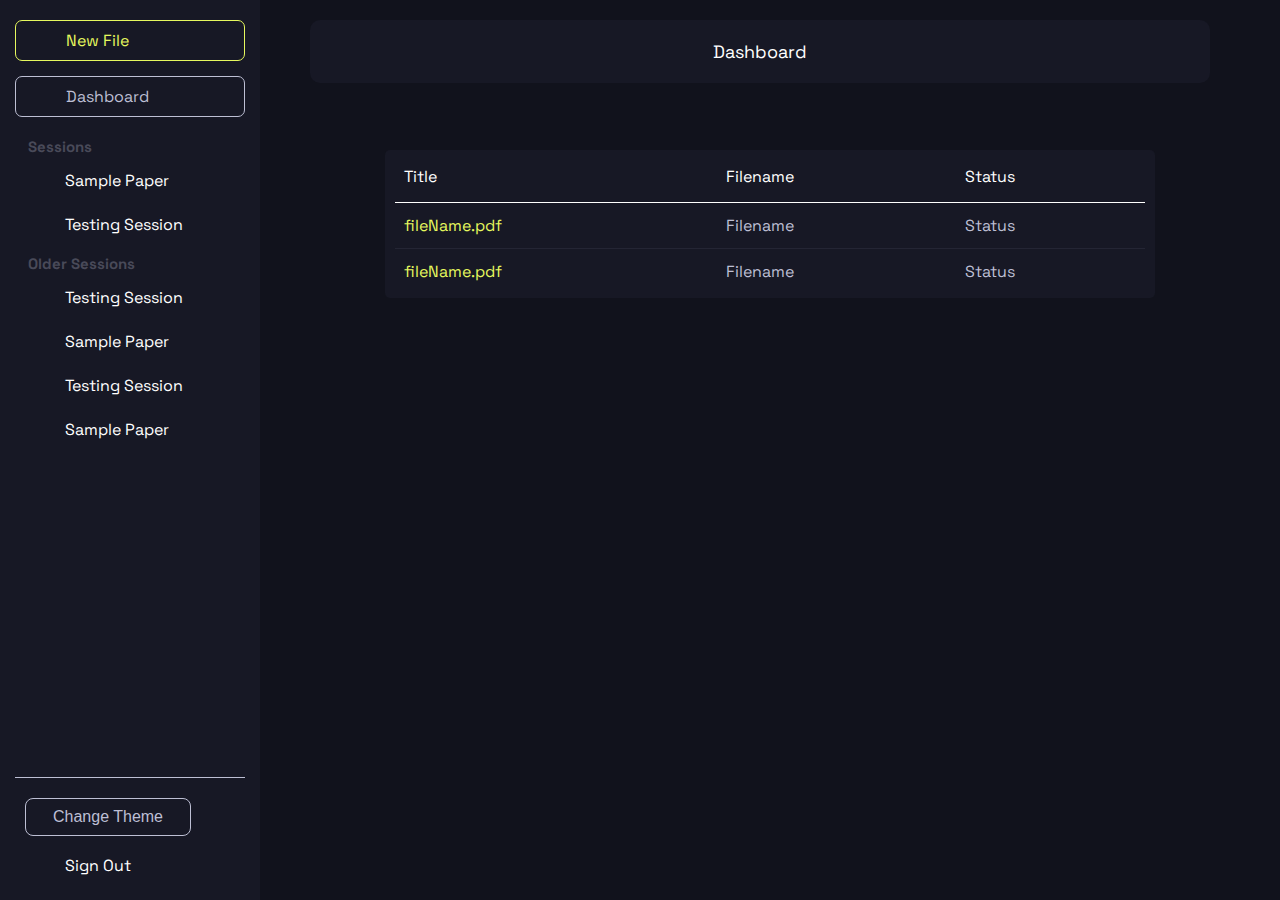
<file: dashboard/index.html>
<!DOCTYPE html>
<html lang="en">
    <head>
        <meta charset="UTF-8">
        <meta name="viewport" content="width=device-width, initial-scale=1.0">
        <title>Sample Paper | AiPdf</title>
        <link id="theme-style" rel="stylesheet" href="./themes/azure-night.css">
        <link rel="stylesheet" href="./style.css">
        <script src="./script.js"></script>
    </head>
<body>
    <div class="main-wrapper">
        <div class="sidebar">
            <div class="close-sidebar">
                <button onclick="closeSidebar()"></button>
            </div>
            <div class="sidebar-header">
                <a href="/dashboard/new.html" class="btn btn-transparent new-file-action">
                    New File
                </a>
                <a href="./" class="btn btn-secondary btn-dashboard">
                    Dashboard
                </a>
            </div>
            <div class="sidebar-body">
                <div class="session-lists">
                    <h2>Sessions</h2>
                    <a href="./session.html" class="session-pdf">
                        Sample Paper
                    </a>
                    <a href="./session.html" class="session-pdf">
                        Testing Session
                    </a>
                    <h2>Older Sessions</h2>
                    <a href="./session.html" class="session-pdf">
                        Testing Session
                    </a>
                    <a href="./session.html" class="session-pdf">
                        Sample Paper
                    </a>
                    <a href="./session.html" class="session-pdf">
                        Testing Session
                    </a>
                    <a href="./session.html" class="session-pdf">
                        Sample Paper
                    </a>
                </div>
            </div>
            <div class="sidebar-footer">
                <div class="theme-options-wrapper">
                    <div class="theme-options">
                        <ul>
                            <li>
                                <button class="btn btn-transparent" onclick="changeTheme('midnight-blue.css')">Midnight blue</button>
                            </li>
                            <li>
                                <button class="btn btn-transparent" onclick="changeTheme('azure-night.css')">Azure Night</button>
                            </li>
                        </ul>
                    </div>
                    <button onclick="toggleThemeOptions()" class="btn btn-transparent">
                        Change Theme
                    </button>
                </div>
                <a href="#" class="logout">
                    Sign Out
                </a>
            </div>
        </div>
        <div class="chat-wrapper">
            <div class="file-info-wrapper">
                <div class="hamburger-icon">
                    <button onclick="toggleSidebar()"></button>
                </div>
                <div class="file-content title-dashboard">
                    <div class="title">Dashboard</div>
                </div>
            </div>
            <div class="chat-box">
                <div class="table table-dashboard">
                    <table>
                        <thead>
                            <tr>
                                <th>Title</th>
                                <th>Filename</th>
                                <th>Status</th>
                            </tr>
                        </thead>
                        <tbody>
                            <tr>
                                <td>
                                    <a href="#">fileName.pdf</a>
                                </td>
                                <td>Filename</td>
                                <td>Status</td>
                            </tr>
                            <tr>
                                <td>
                                    <a href="#">fileName.pdf</a>
                                </td>
                                <td>Filename</td>
                                <td>Status</td>
                            </tr>
                        </tbody>
                    </table>
                </div>
            </div>
        </div>
    </div>
</body>
</html>
</file>
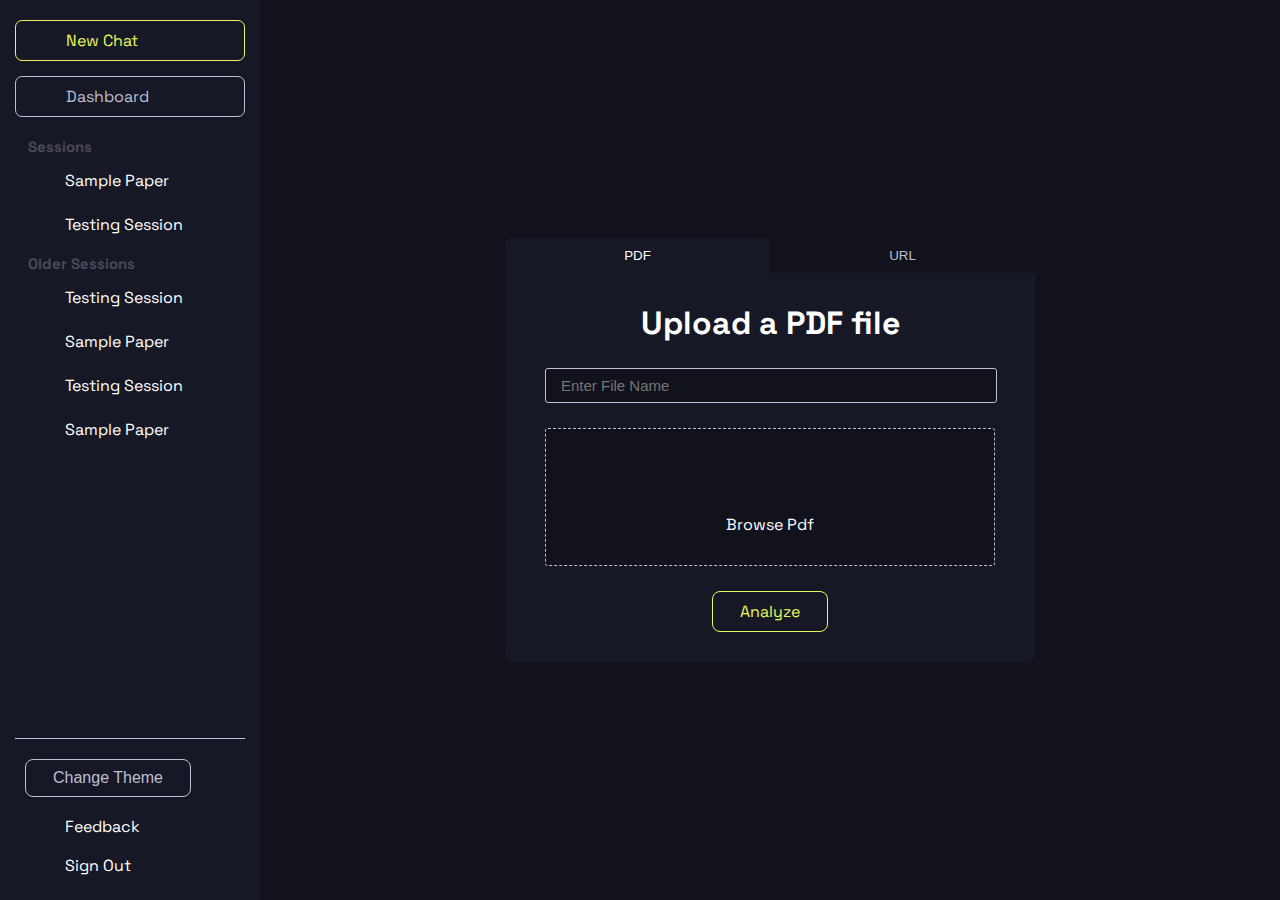
<file: dashboard/new.html>
<!DOCTYPE html>
<html lang="en">
<head>
    <meta charset="UTF-8">
    <meta name="viewport" content="width=device-width, initial-scale=1.0">
    <title>Start New</title>
    <link id="theme-style" rel="stylesheet" href="./themes/azure-night.css">
    <link rel="stylesheet" href="./style.css">
    <script src="./script.js"></script>
</head>
<body>
    <div class="main-wrapper">
        <div class="sidebar">
            <div class="close-sidebar">
                <button onclick="closeSidebar()"></button>
            </div>
            <div class="sidebar-header">
                <a href="/dashboard/new.html" class="btn btn-transparent new-file-action">
                    New Chat
                </a>
                <a href="./" class="btn btn-secondary btn-dashboard">
                    Dashboard
                </a>
            </div>
            <div class="sidebar-body">
                <div class="session-lists">
                    <h2>Sessions</h2>
                    <a href="./session.html" class="session-pdf">
                        Sample Paper
                    </a>
                    <a href="./session.html" class="session-pdf">
                        Testing Session
                    </a>
                    <h2>Older Sessions</h2>
                    <a href="./session.html" class="session-pdf">
                        Testing Session
                    </a>
                    <a href="./session.html" class="session-pdf">
                        Sample Paper
                    </a>
                    <a href="./session.html" class="session-pdf">
                        Testing Session
                    </a>
                    <a href="./session.html" class="session-pdf">
                        Sample Paper
                    </a>
                </div>
            </div>
            <div class="sidebar-footer">
                <div class="theme-options-wrapper">
                    <div class="theme-options">
                        <ul>
                            <li>
                                <button class="btn btn-transparent" onclick="changeTheme('midnight-blue.css')">Midnight blue</button>
                            </li>
                            <li>
                                <button class="btn btn-transparent" onclick="changeTheme('azure-night.css')">Azure Night</button>
                            </li>
                        </ul>
                    </div>
                    <button onclick="toggleThemeOptions()" class="btn btn-transparent">
                        Change Theme
                    </button>
                </div>
                <a href="#" class="feedback openModalBtn" data-modal="feedbackModal">
                    Feedback
                </a>
                <a href="#" class="logout">
                    Sign Out
                </a>
            </div>
        </div>
        <div class="upload-pdf-wrapper">
            <div class="hamburger-icon">
                <button onclick="toggleSidebar()"></button>
            </div>
            <div class="parsing-options-wrapper">
                <div class="option-tabs-wrapper">
                    <button class="tab-item" data-tab="pdfTab">PDF</button>
                    <button class="tab-item" data-tab="urlTab">URL</button>
                </div>
                <div id="pdfTab" class="form-section tab-content">
                    <h1>Upload a PDF file</h1>
                    <input type="text" placeholder="Enter File Name">
                    <div class="file-upload-wrapper">
                        <label>
                            <div class="upload-icon"></div>
                            <span id="file-name">Browse Pdf</span>
                            <input type="file" id="file-input">
                        </label>
                    </div>
                    <a href="#" class="btn btn-transparent">
                        Analyze
                    </a>
                </div>
                <div id="urlTab" class="form-section tab-content">
                    <h1>Enter URL to Analyze</h1>
                    <input type="text" placeholder="Title">
                    <input type="text" placeholder="Enter URL Path">
                    <a href="#" class="btn btn-transparent">
                        Analyze
                    </a>
                </div>
            </div>
        </div>
    </div>

    <!-- Feedback Modal -->
    <div id="feedbackModal" class="modal">
        <div class="modal-content">
          <span class="close" data-modal="feedbackModal">&times;</span>
          <div class="feedback-form">
            <h3>Share Feedback</h3>
            <div class="rating-stars">
                <input type="radio" name="star" id="rate-5" value="5">
                <label for="rate-5" class="star-icon fa-solid fa-star"></label>
                <input type="radio" name="star" id="rate-4" value="4">
                <label for="rate-4" class="star-icon fa-solid fa-star"></label>
                <input type="radio" name="star" id="rate-3" value="3">
                <label for="rate-3" class="star-icon fa-solid fa-star"></label>
                <input type="radio" name="star" id="rate-2" value="2">
                <label for="rate-2" class="star-icon fa-solid fa-star"></label>
                <input type="radio" name="star" id="rate-1" value="1">
                <label for="rate-1" class="star-icon fa-solid fa-star"></label>
            </div>
            <textarea placeholder="Share your valuable thoughts..."></textarea>
            <div class="btn-wrapper">
                <a href="#" class="btn btn-transparent">
                    Fire
                </a>
            </div>
          </div>
        </div>
    </div>
</body>
</html>
</file>
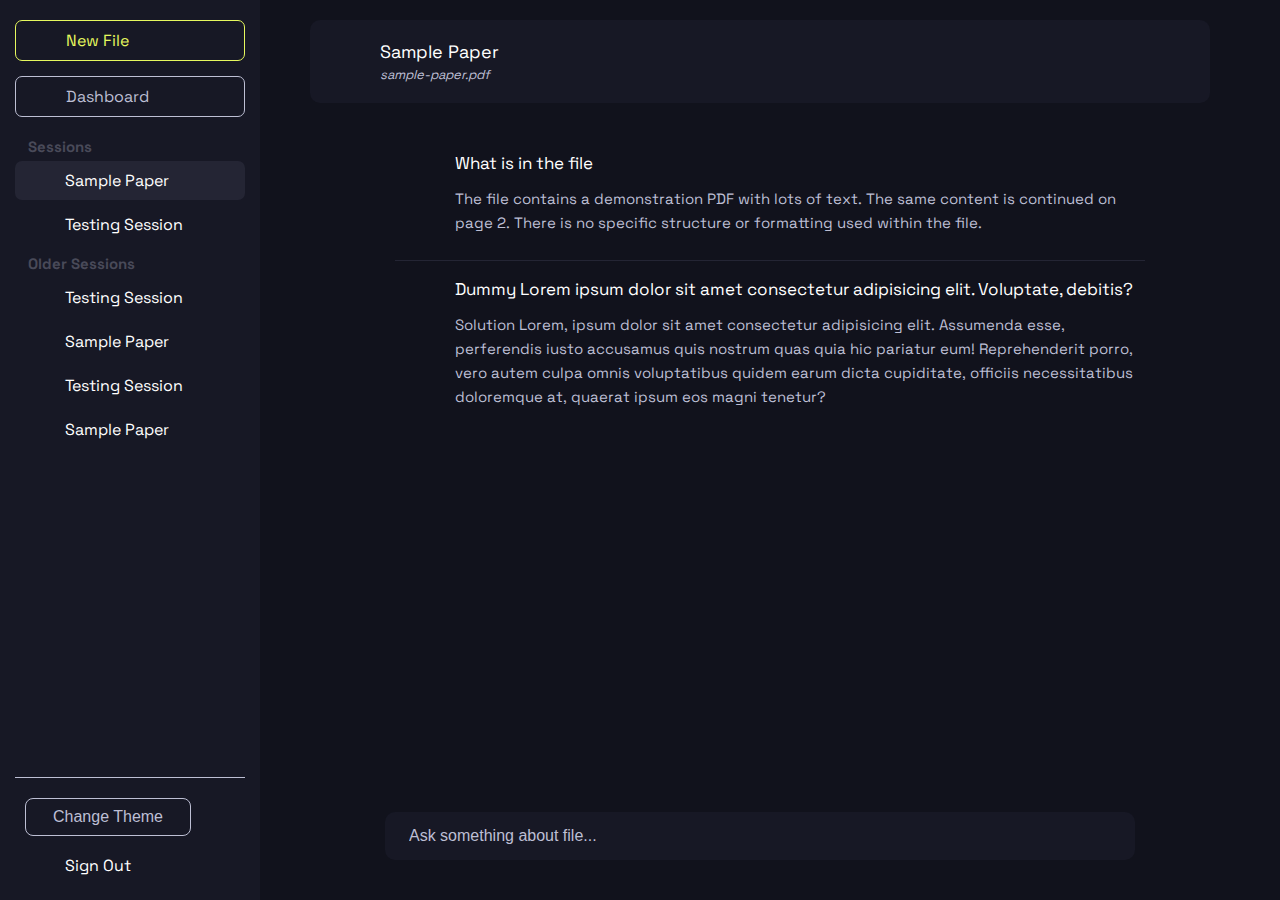
<file: dashboard/session.html>
<!DOCTYPE html>
<html lang="en">
    <head>
        <meta charset="UTF-8">
        <meta name="viewport" content="width=device-width, initial-scale=1.0">
        <title>Sample Paper | AiPdf</title>
        <link id="theme-style" rel="stylesheet" href="./themes/azure-night.css">
        <link rel="stylesheet" href="./style.css">
        <script src="./script.js"></script>
    </head>
<body>
    <div class="main-wrapper">
        <div class="sidebar">
            <div class="close-sidebar">
                <button onclick="closeSidebar()"></button>
            </div>
            <div class="sidebar-header">
                <a href="/dashboard/new.html" class="btn btn-transparent new-file-action">
                    New File
                </a>
                <a href="./" class="btn btn-secondary btn-dashboard">
                    Dashboard
                </a>
            </div>
            <div class="sidebar-body">
                <div class="session-lists">
                    <h2>Sessions</h2>
                    <a href="./session.html" class="session-pdf active">
                        Sample Paper
                    </a>
                    <a href="./session.html" class="session-pdf">
                        Testing Session
                    </a>
                    <h2>Older Sessions</h2>
                    <a href="./session.html" class="session-pdf">
                        Testing Session
                    </a>
                    <a href="./session.html" class="session-pdf">
                        Sample Paper
                    </a>
                    <a href="./session.html" class="session-pdf">
                        Testing Session
                    </a>
                    <a href="./session.html" class="session-pdf">
                        Sample Paper
                    </a>
                </div>
            </div>
            <div class="sidebar-footer">
                <div class="theme-options-wrapper">
                    <div class="theme-options">
                        <ul>
                            <li>
                                <button class="btn btn-transparent" onclick="changeTheme('midnight-blue.css')">Midnight blue</button>
                            </li>
                            <li>
                                <button class="btn btn-transparent" onclick="changeTheme('azure-night.css')">Azure Night</button>
                            </li>
                        </ul>
                    </div>
                    <button onclick="toggleThemeOptions()" class="btn btn-transparent">
                        Change Theme
                    </button>
                </div>
                <a href="#" class="logout">
                    Sign Out
                </a>
            </div>
        </div>
        <div class="chat-wrapper">
            <div class="file-info-wrapper">
                <div class="hamburger-icon">
                    <button onclick="toggleSidebar()"></button>
                </div>
                <div class="file-content">
                    <div class="icon"></div>
                    <div class="content">
                        <div class="title">Sample Paper</div>
                        <div class="file-name">sample-paper.pdf</div>
                    </div>
                </div>
            </div>
            <div class="chat-box">
                <div class="chat-item">
                    <div class="title">
                        What is in the file
                    </div>
                    <div class="description">
                        The file contains a demonstration PDF with lots of text. The same content is continued on page 2. There is no specific structure or formatting used within the file.
                    </div>
                </div>
                <div class="chat-item">
                    <div class="title">
                        Dummy Lorem ipsum dolor sit amet consectetur adipisicing elit. Voluptate, debitis?
                    </div>
                    <div class="description">
                        Solution Lorem, ipsum dolor sit amet consectetur adipisicing elit. Assumenda esse, perferendis iusto accusamus quis nostrum quas quia hic pariatur eum! Reprehenderit porro, vero autem culpa omnis voluptatibus quidem earum dicta cupiditate, officiis necessitatibus doloremque at, quaerat ipsum eos magni tenetur?
                    </div>
                </div>
            </div>
            <div class="chat-message-input-wrapper">
                <div class="chat-message-input-box">
                    <input type="text" placeholder="Ask something about file...">
                    <button class="send-msg-btn"></button>
                    <button class="processing-message-loader" id="loader"</button>
                </div>
            </div>
        </div>
    </div>
</body>
</html>
</file>
<file: dashboard/themes/azure-night.css>
:root {
    --primary: #11121c;
    --secondary: #171825;
    --tertiary: #242534;
    --text-primary: #fff;
    --text-secondary: #bdbfd4;
    --text-light: #494a59;
    --action-color: #e6f85e;
    
    --upload-icon: url('https://ik.imagekit.io/sahildhingra/file-upload-icon.png');
    --logout-icon: url('https://ik.imagekit.io/sahildhingra/logout-icon.png');
    --pdf-icon: url('https://ik.imagekit.io/sahildhingra/pdf-icon.png');
    --plus-icon: url('https://ik.imagekit.io/sahildhingra/plus-icon-dark.png');
    --send-icon: url('https://ik.imagekit.io/sahildhingra/send-icon.png');
    --ai-bot-icon: url('https://ik.imagekit.io/sahildhingra/ai-bot-icon.png');
    --user-chat-icon: url('https://ik.imagekit.io/sahildhingra/user-icon.png');
    --hamburger-icon: url('https://ik.imagekit.io/sahildhingra/hamburger.png');
    --close-icon: url('https://ik.imagekit.io/sahildhingra/close-gray.png');
    --processing-icon: url('https://ik.imagekit.io/sahildhingra/processing-icon.gif');
    --dashboard-icon: url('https://ik.imagekit.io/sahildhingra/dashboard-icon-light.png');
    --feedback-star-icon: url('https://ik.imagekit.io/sahildhingra/feedback-star-icon.png');
    --glowing-star-icon: url('https://ik.imagekit.io/sahildhingra/glowing-star.png');
}
</file>
<file: dashboard/style.css>
@import url("https://fonts.googleapis.com/css?family=Space+Grotesk:wght@300;400;500;600;700&amp;display=swap");

body {
    margin: 0;
    padding: 0;
    font-family: "Space Grotesk", system-ui, -apple-system, Arial, sans-serif,
        "Apple Color Emoji", "Segoe UI Emoji", "Segoe UI Symbol",
        "Noto Color Emoji";
    background: var(--primary);
}

* {
    margin: 0;
    padding: 0;
    transition: all 0.15s ease-in-out;
}

*::-webkit-scrollbar-track {
    /* -webkit-box-shadow: inset 0 0 6px rgba(0,0,0,0.3); */
    background-color: transparent;
}

*::-webkit-scrollbar {
    width: 10px;
    height: 10px;
    background-color: transparent;
}

*::-webkit-scrollbar-thumb {
    border-radius: 30px;
    background-color: var(--tertiary);
}

a {
    text-decoration: none;
}

.btn {
    padding: 9px 27px;
    border: 1px solid var(--action-color);
    cursor: pointer;
    border-radius: 8px;
    display: inline-block;
    font-size: 16px;
}

.btn-transparent {
    background-color: transparent;
    color: var(--action-color);
}

.btn-transparent:hover {
    background-color: var(--action-color);
    color: var(--primary);
}

.btn-secondary {
    border-color: var(--text-secondary);
    color: var(--text-secondary);
}

.main-wrapper {
    display: flex;
    height: 100vh;
}

.sidebar {
    width: 230px;
    display: flex;
    flex-direction: column;
    height: 100%;
    background: var(--secondary);
    padding: 0 15px;
}

.close-sidebar {
    position: absolute;
    top: 24px;
    right: -35px;
    display: none;
}

.close-sidebar button {
    height: 30px;
    width: 30px;
    background-image: var(--close-icon);
    background-size: contain;
    background-color: transparent;
    border: 0;
    outline: 0;
}

.sidebar-body {
    flex: 1;
    overflow: auto;
    overflow: auto;
}

.sidebar-footer {
    padding: 10px 0 15px;
    border-top: 1px solid var(--text-secondary);
}

.sidebar a {
    display: block;
    color: var(--text-primary);
    padding: 9px 27px 9px 50px;
    border-radius: 7px;
    position: relative;
}

.sidebar a::before {
    content: "";
    position: absolute;
    top: 0;
    left: 13px;
    bottom: 0;
    margin: auto;
    height: 22px;
    width: 22px;
    background-size: contain;
    background-repeat: no-repeat;
}

.sidebar a:hover {
    background-color: var(--tertiary);
}

.sidebar a.logout::before {
    background-image: var(--logout-icon);
}

.sidebar a.feedback::before {
    background-image: var(--feedback-star-icon);
}

.sidebar a.session-pdf::before {
    background-image: var(--pdf-icon);
}

.sidebar-header {
    padding: 20px 0 15px;
}

.sidebar-header a.new-file-action::before {
    background-image: var(--plus-icon);
    height: 18px;
    width: 18px;
}

.sidebar-header a {
    color: var(--action-color) !important;
}

.sidebar-header a.btn-dashboard {
    color: var(--text-secondary) !important;
    margin-top: 15px;
}

.sidebar-header a.btn-dashboard::before {
    background-image: var(--dashboard-icon);
    height: 18px;
    width: 18px;
}

.session-lists h2 {
    color: var(--text-light);
    font-size: 15px;
    padding: 5px 13px;
}

.session-lists a:not(:last-child) {
    margin-bottom: 5px;
}

.session-lists a.active {
    background-color: var(--tertiary);
}

.upload-pdf-wrapper {
    display: flex;
    flex: 1;
    height: 100%;
    align-items: center;
    justify-content: center;
}

.upload-pdf-wrapper .hamburger-icon {
    position: absolute;
    top: 25px;
    left: 20px;
}

.option-tabs-wrapper {
    display: flex;
}

.tab-item {
    background-color: var(--primary);
    border: none;
    padding: 10px;
    cursor: pointer;
    flex: 1;
    color: var(--text-secondary);
    border-radius: 5px 5px 0 0;
}

.tab-item.active,
.tab-item:hover {
    background-color: var(--secondary);
    color: var(--text-primary);
}

.tab-content {
    display: none;
}

.form-section {
    padding: 30px 40px;
    border-radius: 0 0 10px 10px;
    color: var(--text-primary);
    background-color: var(--secondary);
    min-width: 450px;
    text-align: center;
}

.file-upload-wrapper label {
    margin: 25px 0;
    padding: 30px 0;
    display: block;
    border: 1px dashed var(--text-secondary);
    background-color: var(--primary);
    border-radius: 3px;
    cursor: pointer;
}

.file-upload-wrapper .upload-icon {
    height: 40px;
    background-image: var(--upload-icon);
    background-repeat: no-repeat;
    background-size: contain;
    width: 40px;
    margin: 0 auto;
    margin-bottom: 15px;
}

.file-upload-wrapper label span {
    display: block;
}

.file-upload-wrapper input {
    display: none !important;
}

.form-section input {
    border: 1px solid var(--text-secondary);
    display: block;
    width: calc(100% - 30px);
    background-color: var(--primary);
    outline: 0;
    font-size: 15px;
    color: var(--text-secondary);
    padding: 8px 15px;
    border-radius: 3px;
    margin-top: 25px;
}

.form-section input:not(:first-child) {
    margin-bottom: 25px;
}

.chat-wrapper {
    flex: 1;
    position: relative;
    height: 100%;
    overflow: auto;
}

.file-info-wrapper,
.chat-message-input-wrapper {
    width: calc(100% - 280px);
    position: fixed;
    bottom: 0;
    left: 260px;
    right: 0;
}

.hamburger-icon {
    display: none;
    flex-shrink: 0;
    line-height: 0;
}

.hamburger-icon button {
    height: 30px;
    width: 30px;
    background-image: var(--hamburger-icon);
    background-size: contain;
    background-color: transparent;
    border: 0;
    outline: 0;
}

.file-info-wrapper {
    bottom: unset;
    top: 0;
    z-index: 1;
    width: calc(100% - 420px);
    background-color: var(--secondary);
    margin: 20px 50px 10px;
    padding: 20px;
    border-radius: 10px;
    display: flex;
    align-items: center;
}

.table tr th,
.table tr td {
    padding: 6px 9px;
    text-align: left;
    font-weight: 400;
}

.table a {
    color: var(--action-color);
}

.table a:hover {
    text-decoration: underline;
}

.table table {
    width: 100%;
    border-collapse: collapse;
}

.table tr th {
    color: var(--text-primary);
    border-bottom: 1px solid var(--text-primary);
    padding-bottom: 15px;
}

.table tr td {
    color: var(--text-secondary);
    border-bottom: 1px solid var(--tertiary);
    padding-top: 12px;
    padding-bottom: 12px;
}

.table tbody tr:last-child td {
    border: 0;
    padding-bottom: 6px;
}

.table-dashboard {
    background-color: var(--secondary);
    max-width: 750px;
    margin: 0 auto;
    border-radius: 5px;
    padding: 10px;
}

.title-dashboard {
    flex: 1;
}

.title-dashboard .title {
    text-align: center;
    width: 100%;
}

.file-content {
    display: flex;
    align-items: center;
}

.file-info-wrapper:before {
    content: "";
    position: absolute;
    top: -100%;
    left: 0;
    background-color: var(--primary);
    height: 100%;
    width: 100%;
}

.file-info-wrapper .title {
    color: var(--text-primary);
    font-size: 18px;
}

.file-info-wrapper .file-name {
    color: var(--text-secondary);
    font-size: 13px;
    padding-top: 3px;
    font-style: italic;
}

.file-info-wrapper .icon {
    background-image: var(--pdf-icon);
    height: 40px;
    width: 40px;
    background-size: contain;
    margin-right: 10px;
}

.chat-box {
    flex: 1;
    overflow: auto;
    padding: 150px 0 120px;
}

.chat-item {
    border-bottom: 1px solid var(--tertiary);
    max-width: 750px;
    margin: 0 auto;
    margin-bottom: 15px;
    padding-bottom: 15px;
}

.chat-box .chat-item:nth-last-child(1) {
    border-bottom: unset;
}

.chat-item .title,
.chat-item .description {
    position: relative;
    padding-bottom: 10px;
    padding-left: 60px;
    line-height: 1.6;
}

.chat-item .title::before,
.chat-item .description::before {
    background-size: contain;
    height: 21px;
    width: 21px;
    position: absolute;
    content: "";
    top: 5px;
    left: 15px;
    background-repeat: no-repeat;
}

.chat-item .title::before {
    background-image: var(--user-chat-icon);
}

.chat-item .description::before {
    background-image: var(--ai-bot-icon);
}

.chat-item .title {
    color: var(--text-primary);
    font-size: 17px;
}

.chat-item .description {
    color: var(--text-secondary);
    font-size: 15px;
}

.chat-message-input-wrapper {
    padding-bottom: 40px;
    background-color: var(--primary);
}

.chat-message-input-box {
    max-width: 750px;
    background-color: var(--secondary);
    margin: 0 auto;
    border-radius: 10px;
    display: flex;
    align-items: center;
}

.chat-message-input-box input {
    outline: 0;
    border: 0;
    background-color: transparent;
    color: var(--text-secondary);
    padding: 15px 24px;
    font-size: 16px;
    flex: 1;
}

.chat-message-input-box input::placeholder {
    color: var(--text-secondary);
    font-weight: 300;
}

.chat-message-input-box .send-msg-btn {
    background-image: var(--send-icon);
    height: 24px;
    width: 24px;
    background-color: transparent;
    border: 0;
    outline: 0;
    background-size: contain;
    margin-right: 20px;
    cursor: pointer;
    flex-shrink: 0;
}

.processing-message-loader {
    background-image: var(--processing-icon);
    height: 24px;
    width: 24px;
    background-color: transparent;
    border: 0;
    outline: 0;
    background-size: contain;
    margin-right: 20px;
    cursor: pointer;
    flex-shrink: 0;
}

.theme-options-wrapper {
    position: relative;
}

.theme-options-wrapper .btn {
    border-color: var(--text-secondary);
    color: var(--text-secondary);
    margin: 10px 10px;
}

.theme-options-wrapper .btn:hover {
    background: var(--tertiary);
}

.theme-options {
    position: absolute;
    bottom: 100%;
    display: none;
    background: var(--primary);
    width: calc(100% - 20px);
    padding: 10px;
    border-radius: 6px;
}

.theme-options .btn {
    width: calc(100% - 20px);
    border-radius: 3px;
    text-align: left;
}
.theme-options li {
    list-style: none;
}

.theme-options.toggled {
    display: block;
}

.modal {
    display: none;
    position: fixed;
    z-index: 999;
    left: 0;
    top: 0;
    width: 100%;
    height: 100%;
    overflow: auto;
    background-color: rgba(0, 0, 0, 0.5);
}

.modal-content {
    background-color: var(--secondary);
    margin: 15% auto;
    padding: 20px;
    border: 1px solid var(--tertiary);
    border-radius: 8px;
    width: 80%;
    max-width: 400px;
    animation: modal-animation 0.3s ease;
}

@keyframes modal-animation {
    from {
        opacity: 0;
        transform: translateY(-50px);
    }
    to {
        opacity: 1;
        transform: translateY(0);
    }
}

.close {
    color: var(--text-secondary);
    float: right;
    font-size: 28px;
    font-weight: bold;
    cursor: pointer;
    transform: translateY(-17px) translateX(12px);
}

.close:hover,
.close:focus {
    color: var(--text-primary);
    text-decoration: none;
    cursor: pointer;
}

.feedback-form {
    color: var(--text-primary);
}

.feedback-form h3 {
    text-align: center;
    font-size: 28px;
}

.feedback-form textarea {
    border: 1px solid var(--text-secondary);
    display: block;
    width: calc(100% - 30px);
    background-color: var(--primary);
    outline: 0;
    font-size: 15px;
    color: var(--text-secondary);
    padding: 8px 15px;
    border-radius: 3px;
    margin-top: 25px;
    resize: none;
    height: 100px; 
}

.feedback-form .btn-wrapper {
    text-align: center;
    margin-top: 25px;
}

.rating-stars {
    display: flex;
    flex-direction: row-reverse;
    justify-content: center;
    margin: 25px 0 0 0;
    gap: 12px;
}

.rating-stars input {
    display: none;
}

.rating-stars label {
    font-size: 35px;
    color: #444;
    padding: 10px;
    float: right;
    transition: all .2s ease;
}

input:not(:checked) ~ label:hover,
input:not(:checked) ~ label:hover ~ label {
    display: inline-block;
    width: 20px;
    height: 20px;
    background-image: var(--glowing-star-icon);
    background-size: contain;
    background-repeat: no-repeat;
    cursor: pointer;
    scale: 1.1;
}

input:checked ~ label {
    display: inline-block;
    width: 20px;
    height: 20px;
    background-image: var(--glowing-star-icon);
    background-size: contain;
    background-repeat: no-repeat;
    cursor: pointer;
}

:not(.btn-check)+.btn:active {
    outline: none;
}

.star-icon {
    display: inline-block;
    width: 20px;
    height: 20px;
    background-image: var(--feedback-star-icon);
    background-size: contain;
    background-repeat: no-repeat;
    cursor: pointer;
}

@media (max-width: 1200px) {
    .sidebar {
        position: absolute;
        transform: translateX(-100%);
        z-index: 9;
    }

    .sidebar.toggled {
        transform: unset;
    }

    .sidebar.toggled .close-sidebar {
        display: block;
    }

    .file-info-wrapper,
    .chat-message-input-wrapper {
        width: 100%;
        left: 0;
    }

    .file-info-wrapper {
        margin: 0;
        border-radius: 0;
    }

    .file-content {
        margin: 0 auto;
        transform: translateX(-30px);
    }

    .hamburger-icon {
        display: block;
    }

    .chat-message-input-wrapper {
        padding-bottom: 0px;
    }

    .chat-message-input-box {
        border-radius: 0;
    }

    .chat-box {
        padding: 120px 0 80px;
    }

    .chat-item .title,
    .chat-item .description {
        padding-right: 20px;
    }
}

@media (max-width: 576px) {
    .table tr th,
    .table tr td {
        font-size: 15px;
    }

    .chat-box {
        padding: 75px 0 40px;
    }

    .chat-item .title,
    .chat-item .description {
        padding-left: 37px;
    }

    .chat-item .title::before,
    .chat-item .description::before {
        left: 10px;
        height: 17px;
        width: 17px;
    }

    .file-info-wrapper {
        padding: 10px;
    }

    .file-info-wrapper .title {
        font-size: 16px;
    }

    .chat-item .title,
    .chat-item .description {
        padding-bottom: 5px;
    }

    .chat-item {
        margin-bottom: 14px;
        padding-bottom: 10px;
    }

    .chat-item .title {
        font-size: 15px;
    }

    .chat-item .description {
        font-size: 14px;
    }

    .file-info-wrapper .file-name {
        font-size: 12px;
        padding-top: 0;
    }

    .file-info-wrapper .icon {
        height: 30px;
        width: 30px;
        margin-right: 5px;
    }

    .hamburger-icon button,
    .close-sidebar button {
        height: 23px;
        width: 23px;
    }

    .sidebar {
        padding: 0 10px;
    }

    .sidebar a {
        font-size: 15px;
        padding: 9px 27px 9px 42px;
    }

    .sidebar a::before {
        height: 17px;
        width: 18px;
    }

    .close-sidebar button {
        height: 20px;
        width: 20px;
    }

    .chat-message-input-box input {
        font-size: 15px;
    }

    .chat-message-input-box .send-msg-btn {
        height: 22px;
        width: 22px;
    }

    .form-section {
        min-width: unset;
    }
}
</file>
